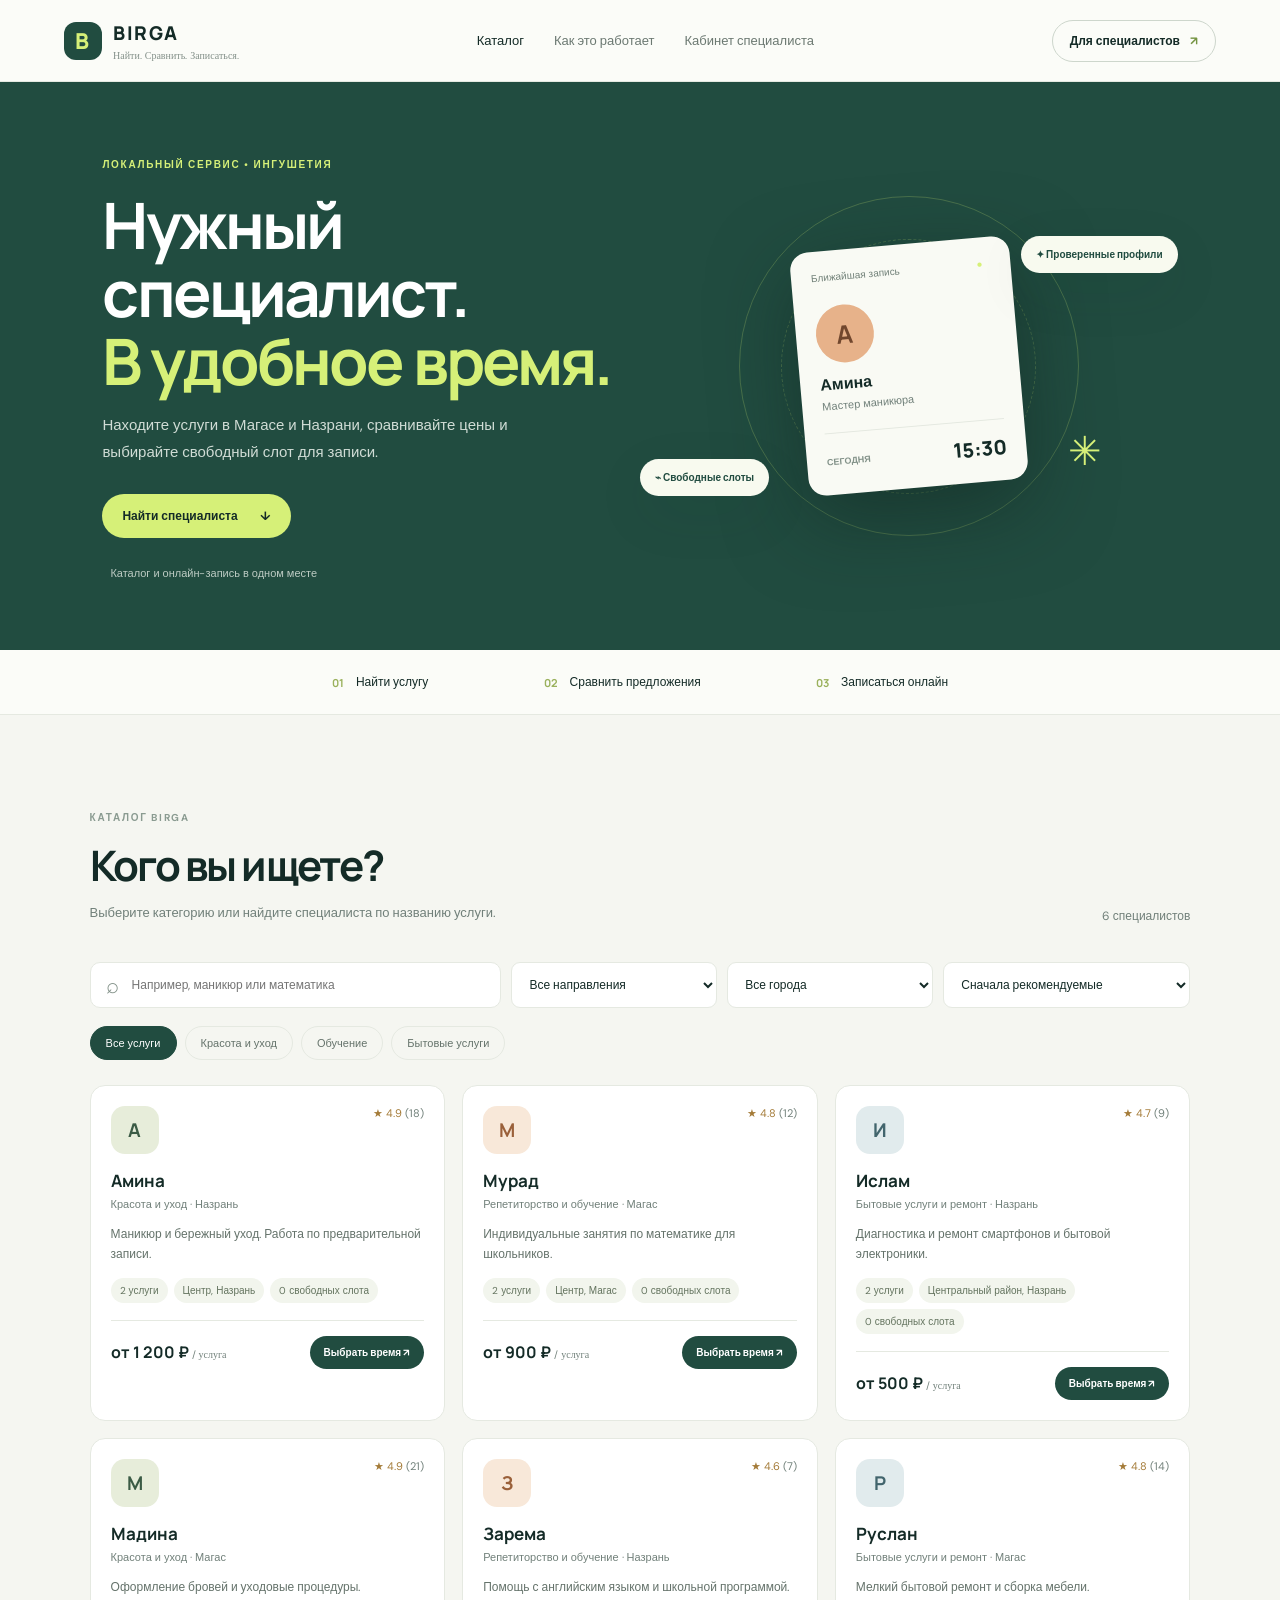
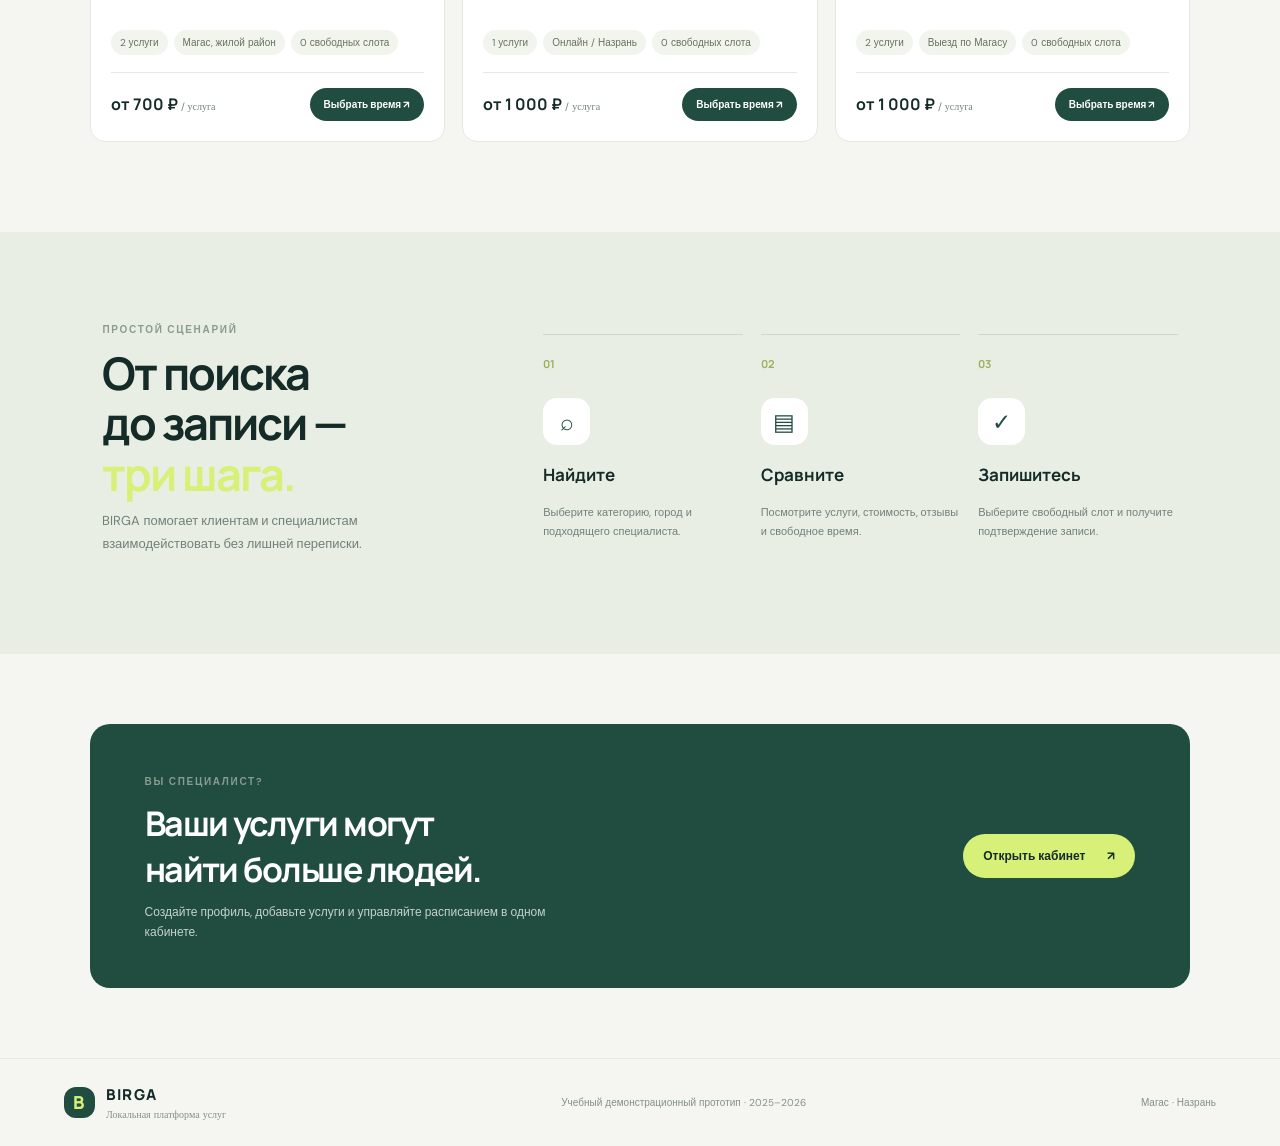
<file: index.html>
<!doctype html>
<html lang="ru">
<head>
  <meta charset="utf-8"><meta name="viewport" content="width=device-width, initial-scale=1">
  <meta name="theme-color" content="#102b27"><title>BIRGA — найти специалиста</title>
  <link rel="stylesheet" href="style.css">
</head>
<body data-page="client">
<header class="topbar">
  <a class="brand" href="index.html"><span class="brand-mark">B</span><span>BIRGA<small>Найти. Сравнить. Записаться.</small></span></a>
  <nav><a class="active" href="index.html">Каталог</a><a href="#how">Как это работает</a><a href="specialist.html">Кабинет специалиста</a></nav>
  <a class="nav-cta" href="specialist.html">Для специалистов <span>↗</span></a>
</header>
<main>
  <section class="hero">
    <div class="hero-copy">
      <span class="eyebrow">ЛОКАЛЬНЫЙ СЕРВИС • ИНГУШЕТИЯ</span>
      <h1>Нужный специалист.<br><em>В удобное время.</em></h1>
      <p>Находите услуги в Магасе и Назрани, сравнивайте цены и выбирайте свободный слот для записи.</p>
      <a class="button button-light" href="#catalog">Найти специалиста <span>↓</span></a>
      <div class="hero-note"><span class="pulse"></span> Каталог и онлайн-запись в одном месте</div>
    </div>
    <div class="hero-art" aria-label="Иллюстрация сервиса BIRGA">
      <div class="art-orbit orbit-one"></div><div class="art-orbit orbit-two"></div>
      <div class="art-card art-card-main"><div class="art-card-top"><span>Ближайшая запись</span><span class="live-dot">●</span></div><div class="art-avatar">А</div><strong>Амина</strong><small>Мастер маникюра</small><div class="art-date"><b>СЕГОДНЯ</b><span>15:30</span></div></div>
      <div class="art-chip chip-one">✦ Проверенные профили</div><div class="art-chip chip-two">⌁ Свободные слоты</div>
      <div class="art-spark">✳</div>
    </div>
  </section>
  <section class="trust-row"><div><b>01</b><span>Найти услугу</span></div><div><b>02</b><span>Сравнить предложения</span></div><div><b>03</b><span>Записаться онлайн</span></div></section>
  <section class="section" id="catalog">
    <div class="section-heading"><div><span class="eyebrow">КАТАЛОГ BIRGA</span><h2>Кого вы ищете?</h2><p>Выберите категорию или найдите специалиста по названию услуги.</p></div><div class="result-count" id="resultCount">Загрузка…</div></div>
    <div class="filters">
      <label class="search-field"><span>⌕</span><input id="searchInput" placeholder="Например, маникюр или математика"></label>
      <select id="categoryFilter" aria-label="Категория"><option value="">Все направления</option><option>Красота и уход</option><option>Репетиторство и обучение</option><option>Бытовые услуги и ремонт</option></select>
      <select id="cityFilter" aria-label="Город"><option value="">Все города</option><option>Назрань</option><option>Магас</option></select>
      <select id="sortFilter" aria-label="Сортировка"><option value="recommended">Сначала рекомендуемые</option><option value="price">Сначала дешевле</option><option value="rating">По рейтингу</option></select>
    </div>
    <div class="category-pills" id="categoryPills">
      <button class="pill active" data-category="">Все услуги</button><button class="pill" data-category="Красота и уход">Красота и уход</button><button class="pill" data-category="Репетиторство и обучение">Обучение</button><button class="pill" data-category="Бытовые услуги и ремонт">Бытовые услуги</button>
    </div>
    <div class="provider-grid" id="providerGrid"></div>
    <div class="empty-state hidden" id="emptyState"><div>⌕</div><h3>Ничего не найдено</h3><p>Попробуйте изменить запрос или фильтры.</p><button class="button button-dark" id="resetFilters">Сбросить фильтры</button></div>
  </section>
  <section class="how-section" id="how"><div class="how-intro"><span class="eyebrow">ПРОСТОЙ СЦЕНАРИЙ</span><h2>От поиска<br>до записи —<br><em>три шага.</em></h2><p>BIRGA помогает клиентам и специалистам взаимодействовать без лишней переписки.</p></div><div class="how-steps"><article><b>01</b><div class="step-icon">⌕</div><h3>Найдите</h3><p>Выберите категорию, город и подходящего специалиста.</p></article><article><b>02</b><div class="step-icon">▤</div><h3>Сравните</h3><p>Посмотрите услуги, стоимость, отзывы и свободное время.</p></article><article><b>03</b><div class="step-icon">✓</div><h3>Запишитесь</h3><p>Выберите свободный слот и получите подтверждение записи.</p></article></div></section>
  <section class="join-banner"><div><span class="eyebrow">ВЫ СПЕЦИАЛИСТ?</span><h2>Ваши услуги могут<br>найти больше людей.</h2><p>Создайте профиль, добавьте услуги и управляйте расписанием в одном кабинете.</p></div><a class="button button-light" href="specialist.html">Открыть кабинет <span>↗</span></a></section>
</main>
<footer><a class="brand footer-brand" href="index.html"><span class="brand-mark">B</span><span>BIRGA<small>Локальная платформа услуг</small></span></a><span>Учебный демонстрационный прототип · 2025–2026</span><span>Магас · Назрань</span></footer>
<div class="modal-backdrop hidden" id="bookingModal"><section class="modal"><button class="modal-close" id="closeBooking" aria-label="Закрыть">×</button><span class="eyebrow">ОНЛАЙН-ЗАПИСЬ</span><h2>Записаться к специалисту</h2><div id="bookingProvider" class="booking-provider"></div><form id="bookingForm"><label>Ваше имя<input name="client" required maxlength="50" placeholder="Как к вам обращаться"></label><label>Телефон для связи<input name="phone" required type="tel" maxlength="25" placeholder="+7 ___ ___-__-__"></label><label>Услуга<select name="service" id="bookingService" required></select></label><label>Свободное время<select name="slot" id="bookingSlot" required></select></label><label class="check-line"><input type="checkbox" name="agree" required> Я согласен(на) с правилами записи и отмены.</label><button class="button button-dark full" type="submit">Подтвердить запись</button><p class="form-hint">Оплата производится исполнителю на месте. Онлайн-оплата в прототипе не используется.</p></form></section></div>
<div class="toast" id="toast" role="status"></div>
<script src="app.js"></script>
</body></html>
</file>
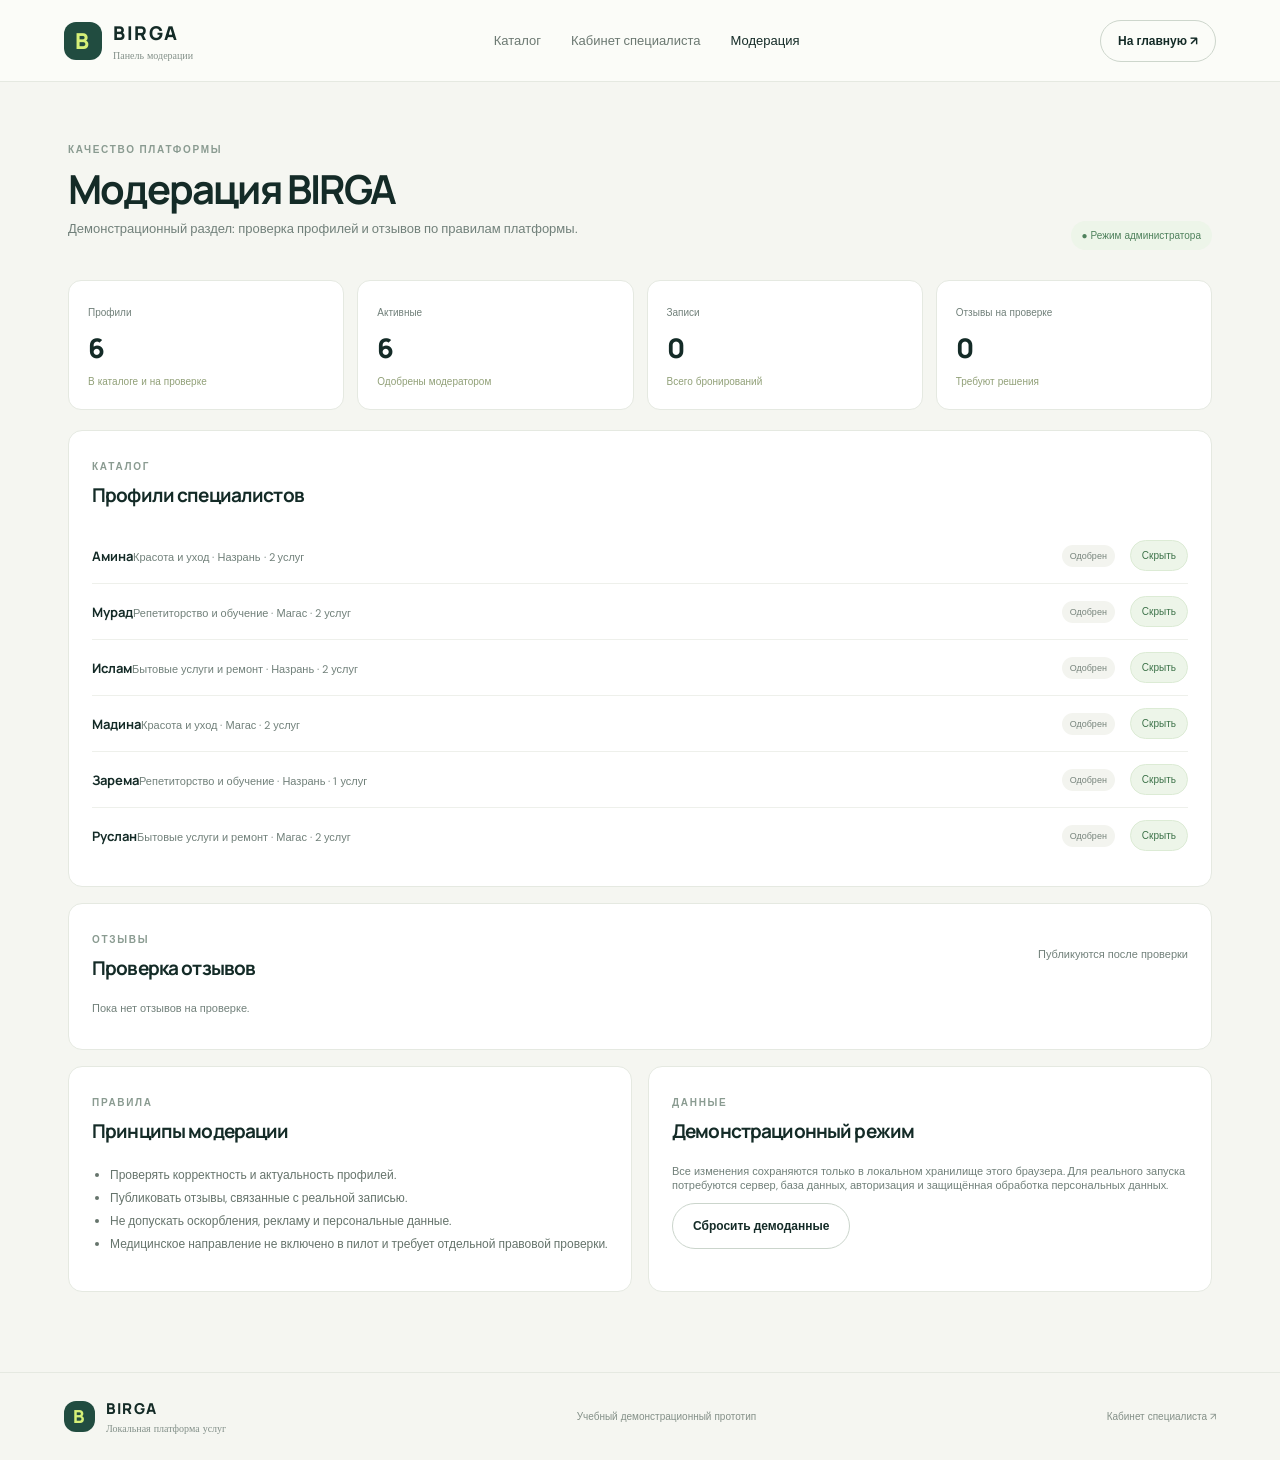
<file: admin.html>
<!doctype html>
<html lang="ru"><head><meta charset="utf-8"><meta name="viewport" content="width=device-width, initial-scale=1"><title>BIRGA — модерация</title><link rel="stylesheet" href="style.css"></head>
<body data-page="admin"><header class="topbar"><a class="brand" href="index.html"><span class="brand-mark">B</span><span>BIRGA<small>Панель модерации</small></span></a><nav><a href="index.html">Каталог</a><a href="specialist.html">Кабинет специалиста</a><a class="active" href="admin.html">Модерация</a></nav><a class="nav-cta" href="index.html">На главную ↗</a></header>
<main class="dashboard-wrap"><div class="dashboard-title"><div><span class="eyebrow">КАЧЕСТВО ПЛАТФОРМЫ</span><h1>Модерация BIRGA</h1><p>Демонстрационный раздел: проверка профилей и отзывов по правилам платформы.</p></div><span class="status-tag">● Режим администратора</span></div>
<div class="stats-grid" id="adminStats"></div><div class="dashboard-grid">
<section class="panel panel-wide"><div class="panel-head"><div><span class="eyebrow">КАТАЛОГ</span><h2>Профили специалистов</h2></div></div><div id="adminProviders" class="moderation-list"></div></section>
<section class="panel panel-wide"><div class="panel-head"><div><span class="eyebrow">ОТЗЫВЫ</span><h2>Проверка отзывов</h2></div><span class="muted">Публикуются после проверки</span></div><div id="adminReviews" class="moderation-list"></div></section>
<section class="panel"><div class="panel-head"><div><span class="eyebrow">ПРАВИЛА</span><h2>Принципы модерации</h2></div></div><ul class="rule-list"><li>Проверять корректность и актуальность профилей.</li><li>Публиковать отзывы, связанные с реальной записью.</li><li>Не допускать оскорбления, рекламу и персональные данные.</li><li>Медицинское направление не включено в пилот и требует отдельной правовой проверки.</li></ul></section>
<section class="panel"><div class="panel-head"><div><span class="eyebrow">ДАННЫЕ</span><h2>Демонстрационный режим</h2></div></div><p class="muted">Все изменения сохраняются только в локальном хранилище этого браузера. Для реального запуска потребуются сервер, база данных, авторизация и защищённая обработка персональных данных.</p><button class="button button-outline" id="resetDemo">Сбросить демоданные</button></section>
</div></main><footer><a class="brand footer-brand" href="index.html"><span class="brand-mark">B</span><span>BIRGA<small>Локальная платформа услуг</small></span></a><span>Учебный демонстрационный прототип</span><a href="specialist.html">Кабинет специалиста ↗</a></footer><div class="toast" id="toast" role="status"></div><script src="app.js"></script><script src="specialist.js"></script></body></html>
</file>
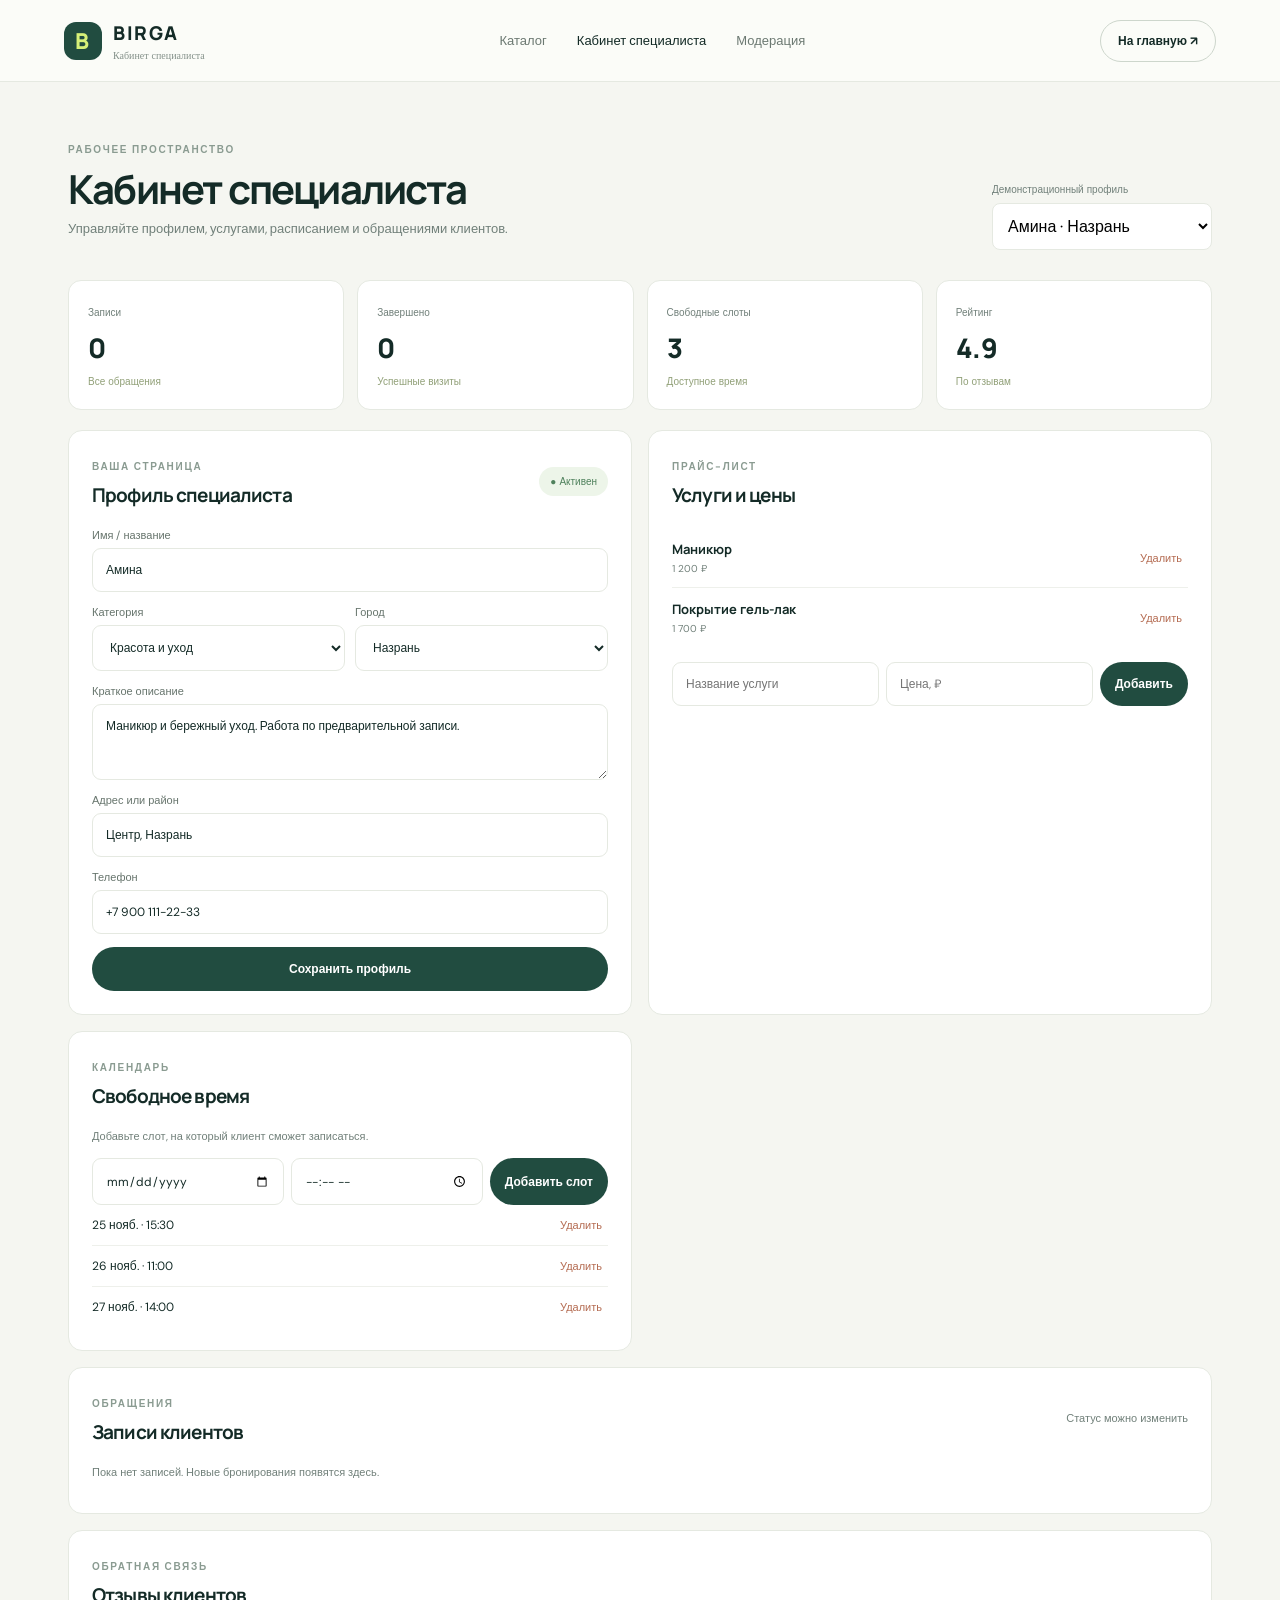
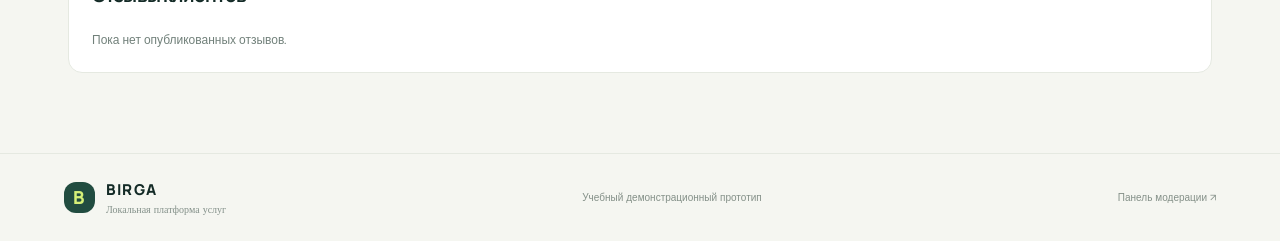
<file: specialist.html>
<!doctype html>
<html lang="ru"><head><meta charset="utf-8"><meta name="viewport" content="width=device-width, initial-scale=1"><title>BIRGA — кабинет специалиста</title><link rel="stylesheet" href="style.css"></head>
<body data-page="specialist">
<header class="topbar"><a class="brand" href="index.html"><span class="brand-mark">B</span><span>BIRGA<small>Кабинет специалиста</small></span></a><nav><a href="index.html">Каталог</a><a class="active" href="specialist.html">Кабинет специалиста</a><a href="admin.html">Модерация</a></nav><a class="nav-cta" href="index.html">На главную ↗</a></header>
<main class="dashboard-wrap">
  <div class="dashboard-title"><div><span class="eyebrow">РАБОЧЕЕ ПРОСТРАНСТВО</span><h1>Кабинет специалиста</h1><p>Управляйте профилем, услугами, расписанием и обращениями клиентов.</p></div><div class="profile-switch"><label for="specialistSelect">Демонстрационный профиль</label><select id="specialistSelect"></select></div></div>
  <div class="stats-grid" id="specialistStats"></div>
  <div class="dashboard-grid">
    <section class="panel"><div class="panel-head"><div><span class="eyebrow">ВАША СТРАНИЦА</span><h2>Профиль специалиста</h2></div><span class="status-tag">● Активен</span></div><form id="profileForm" class="stack-form"><label>Имя / название<input name="name" required maxlength="60"></label><div class="two-fields"><label>Категория<select name="category"><option>Красота и уход</option><option>Репетиторство и обучение</option><option>Бытовые услуги и ремонт</option></select></label><label>Город<select name="city"><option>Назрань</option><option>Магас</option></select></label></div><label>Краткое описание<textarea name="description" rows="3" maxlength="220"></textarea></label><label>Адрес или район<input name="address" maxlength="100"></label><label>Телефон<input name="phone" maxlength="25"></label><button class="button button-dark" type="submit">Сохранить профиль</button></form></section>
    <section class="panel"><div class="panel-head"><div><span class="eyebrow">ПРАЙС-ЛИСТ</span><h2>Услуги и цены</h2></div></div><div id="serviceList" class="service-list"></div><form id="addServiceForm" class="inline-add"><input name="title" required placeholder="Название услуги"><input name="price" required type="number" min="1" placeholder="Цена, ₽"><button class="button button-dark" type="submit">Добавить</button></form></section>
    <section class="panel"><div class="panel-head"><div><span class="eyebrow">КАЛЕНДАРЬ</span><h2>Свободное время</h2></div></div><p class="muted">Добавьте слот, на который клиент сможет записаться.</p><form id="addSlotForm" class="inline-add slot-add"><input name="date" type="date" required><input name="time" type="time" required><button class="button button-dark" type="submit">Добавить слот</button></form><div id="slotList" class="slot-list"></div></section>
    <section class="panel panel-wide"><div class="panel-head"><div><span class="eyebrow">ОБРАЩЕНИЯ</span><h2>Записи клиентов</h2></div><span class="muted">Статус можно изменить</span></div><div id="bookingList" class="table-wrap"></div></section>
    <section class="panel panel-wide"><div class="panel-head"><div><span class="eyebrow">ОБРАТНАЯ СВЯЗЬ</span><h2>Отзывы клиентов</h2></div></div><div id="specialistReviews" class="review-list"></div></section>
  </div>
</main><footer><a class="brand footer-brand" href="index.html"><span class="brand-mark">B</span><span>BIRGA<small>Локальная платформа услуг</small></span></a><span>Учебный демонстрационный прототип</span><a href="admin.html">Панель модерации ↗</a></footer><div class="toast" id="toast" role="status"></div><script src="app.js"></script><script src="specialist.js"></script></body></html>
</file>
<file: style.css>
@import url('https://fonts.googleapis.com/css2?family=DM+Sans:wght@400;500;600;700&family=Manrope:wght@400;500;600;700;800&display=swap');
:root{--ink:#142b27;--muted:#71807a;--paper:#f5f6f1;--white:#fff;--green:#214c40;--lime:#d6f078;--line:#e5e9e1;--orange:#e9a36c;--shadow:0 18px 55px rgba(23,52,43,.09)}
*{box-sizing:border-box}html{scroll-behavior:smooth}body{margin:0;background:var(--paper);color:var(--ink);font-family:'DM Sans',sans-serif}a{color:inherit;text-decoration:none}button,input,select,textarea{font:inherit}button{cursor:pointer}.topbar{height:82px;padding:0 max(5vw,24px);display:flex;align-items:center;justify-content:space-between;background:#fbfcf8;border-bottom:1px solid var(--line);gap:24px}.brand{display:flex;align-items:center;gap:11px;font:800 19px Manrope;letter-spacing:.08em}.brand small{display:block;font:400 10px 'DM Sans';letter-spacing:0;color:#839089;margin-top:3px}.brand-mark{display:grid;place-items:center;width:38px;height:38px;background:var(--green);color:var(--lime);border-radius:12px;font:800 22px Manrope}.topbar nav{display:flex;gap:30px;color:#6c7972;font-size:13px}.topbar nav a.active,.topbar nav a:hover{color:var(--ink)}.nav-cta{font-size:12px;font-weight:700;border:1px solid #cdd6cc;border-radius:30px;padding:12px 17px}.nav-cta span{color:#759443;margin-left:7px}.hero{min-height:520px;background:var(--green);color:white;padding:70px max(8vw,28px);display:grid;grid-template-columns:1fr 1fr;align-items:center;overflow:hidden}.hero-copy{max-width:550px}.eyebrow{font-size:10px;font-weight:700;letter-spacing:.17em;color:#8a9b91}.hero .eyebrow{color:var(--lime)}h1,h2,h3,p{margin-top:0}h1,h2{font-family:Manrope;letter-spacing:-.045em}h1{font-size:clamp(42px,5vw,68px);line-height:1.06;margin:18px 0}.hero h1 em,.how-intro h2 em{font-style:normal;color:var(--lime)}.hero-copy>p{max-width:450px;color:#d0dcd5;font-size:15px;line-height:1.8;margin-bottom:28px}.button{border:0;border-radius:30px;padding:14px 20px;display:inline-flex;align-items:center;justify-content:center;gap:22px;font-size:12px;font-weight:700;transition:.2s}.button:hover{transform:translateY(-2px)}.button-light{background:var(--lime);color:var(--ink)}.button-dark{background:var(--green);color:white}.button-outline{background:transparent;border:1px solid #cbd5cc;color:var(--ink)}.full{width:100%}.hero-note{margin-top:28px;font-size:11px;color:#bdcbc3}.pulse,.live-dot{color:var(--lime);margin-right:8px}.hero-art{height:370px;position:relative;display:grid;place-items:center}.art-orbit{position:absolute;border:1px solid rgba(215,240,120,.22);border-radius:50%;width:340px;height:340px}.orbit-two{width:255px;height:255px;border-style:dashed}.art-card-main{position:relative;background:#f9faf4;color:var(--ink);width:220px;padding:20px;border-radius:18px;box-shadow:0 25px 80px #10231e80;transform:rotate(-5deg)}.art-card-top{display:flex;justify-content:space-between;font-size:10px;color:#718078}.art-avatar{width:58px;height:58px;background:#e7b28a;border-radius:50%;display:grid;place-items:center;margin:22px 0 10px;font:700 25px Manrope;color:#71472e}.art-card-main strong,.art-card-main small{display:block}.art-card-main small{font-size:11px;color:var(--muted);margin-top:4px}.art-date{margin-top:20px;padding-top:14px;border-top:1px solid var(--line);display:flex;justify-content:space-between;align-items:center}.art-date b{font-size:9px;color:#829188}.art-date span{font:800 20px Manrope}.art-chip{position:absolute;background:#f8faef;color:var(--green);padding:12px 15px;border-radius:30px;font-size:10px;font-weight:700;box-shadow:var(--shadow)}.chip-one{top:55px;right:0}.chip-two{bottom:55px;left:0}.art-spark{position:absolute;right:14%;bottom:20%;font-size:40px;color:var(--lime)}.trust-row{display:flex;justify-content:center;gap:clamp(35px,9vw,140px);padding:24px;border-bottom:1px solid var(--line);background:#fbfcf8}.trust-row div{display:flex;gap:12px;align-items:center;font-size:12px}.trust-row b{font:700 11px Manrope;color:#9ab15c}.section{padding:90px max(7vw,24px)}.section-heading{display:flex;align-items:end;justify-content:space-between;margin-bottom:28px}.section h2,.how-intro h2{font-size:42px;margin:10px 0}.section-heading p,.dashboard-title p{color:var(--muted);font-size:13px}.result-count{font-size:12px;color:var(--muted);padding-bottom:10px}.filters{display:grid;grid-template-columns:2fr 1fr 1fr 1.2fr;gap:10px}.search-field{display:flex;align-items:center;background:white;border:1px solid var(--line);border-radius:10px;padding:0 15px}.search-field span{font-size:22px;color:#809087}.search-field input{border:0!important;flex:1}.filters select,.filters input,.stack-form input,.stack-form select,.stack-form textarea,.inline-add input,.modal input,.modal select{width:100%;border:1px solid var(--line);background:white;border-radius:9px;padding:13px;color:var(--ink);outline:none;font-size:12px}.filters select:focus,input:focus,textarea:focus,select:focus{border-color:#8da66c!important}.category-pills{display:flex;gap:8px;flex-wrap:wrap;margin:18px 0 25px}.pill{border:1px solid var(--line);background:transparent;border-radius:30px;padding:9px 15px;color:#65736b;font-size:11px}.pill.active,.pill:hover{background:var(--green);border-color:var(--green);color:white}.provider-grid{display:grid;grid-template-columns:repeat(3,1fr);gap:17px}.provider-card{background:white;border:1px solid var(--line);border-radius:15px;padding:20px;transition:.2s}.provider-card:hover{transform:translateY(-4px);box-shadow:var(--shadow)}.provider-top{display:flex;justify-content:space-between;align-items:start}.provider-avatar{width:48px;height:48px;border-radius:14px;display:grid;place-items:center;background:#e7edda;color:#3b5b45;font:700 19px Manrope}.provider-avatar.orange{background:#f8e8d9;color:#9a603a}.provider-avatar.blue{background:#e1ebed;color:#42656d}.rating{font-size:11px;color:#a47b38}.provider-card h3{font:700 17px Manrope;margin:15px 0 5px}.provider-meta{font-size:11px;color:var(--muted)}.provider-desc{font-size:12px;color:#65736b;line-height:1.6;min-height:38px;margin:14px 0}.provider-tags{display:flex;gap:6px;flex-wrap:wrap}.tag{background:#f2f5ed;border-radius:20px;padding:6px 9px;font-size:10px;color:#64745f}.provider-bottom{display:flex;align-items:center;justify-content:space-between;border-top:1px solid var(--line);padding-top:15px;margin-top:17px}.price{font:700 16px Manrope}.price small{font:400 10px 'DM Sans';color:var(--muted)}.book-button{background:var(--green);color:white;border:0;border-radius:25px;padding:10px 14px;font-size:10px;font-weight:700}.empty-state{text-align:center;padding:55px 10px}.empty-state>div{font-size:45px;color:#9aad75}.empty-state h3{font:700 22px Manrope;margin:8px}.empty-state p{color:var(--muted);font-size:13px}.hidden{display:none!important}.how-section{background:#e9eee5;padding:85px max(8vw,25px);display:grid;grid-template-columns:.8fr 1.5fr;gap:8vw}.how-intro h2{font-size:45px;line-height:1.12}.how-intro p{font-size:13px;line-height:1.8;color:var(--muted);max-width:290px}.how-steps{display:grid;grid-template-columns:repeat(3,1fr);gap:18px;align-items:center}.how-steps article{border-top:1px solid #cdd8ca;padding-top:17px}.how-steps article>b{font:700 11px Manrope;color:#9ab15c}.step-icon{width:47px;height:47px;border-radius:14px;background:white;display:grid;place-items:center;font-size:23px;margin:25px 0 18px;color:var(--green)}.how-steps h3{font:700 17px Manrope}.how-steps p{font-size:11px;line-height:1.7;color:var(--muted)}.join-banner{margin:70px max(7vw,24px);background:#214c40;color:white;border-radius:20px;padding:45px 55px;display:flex;align-items:center;justify-content:space-between}.join-banner h2{font-size:34px;margin:10px 0}.join-banner p{color:#c4d2c9;font-size:12px;max-width:420px;line-height:1.7;margin-bottom:0}footer{border-top:1px solid var(--line);padding:25px max(5vw,24px);display:flex;align-items:center;justify-content:space-between;color:#849088;font-size:10px}.footer-brand{color:var(--ink);font-size:15px}.footer-brand .brand-mark{width:31px;height:31px;font-size:18px}.dashboard-wrap{max-width:1200px;margin:auto;padding:55px 28px 80px}.dashboard-title{display:flex;justify-content:space-between;align-items:end;margin-bottom:30px}.dashboard-title h1{font-size:40px;margin:10px 0}.profile-switch{min-width:220px}.profile-switch label{display:block;font-size:10px;color:var(--muted);margin-bottom:7px}.profile-switch select{width:100%;padding:11px;border:1px solid var(--line);border-radius:8px;background:white}.stats-grid{display:grid;grid-template-columns:repeat(4,1fr);gap:13px;margin-bottom:20px}.stat-card{background:white;border:1px solid var(--line);padding:19px;border-radius:13px}.stat-card span{font-size:10px;color:var(--muted)}.stat-card strong{display:block;font:800 27px Manrope;margin:8px 0 3px}.stat-card small{font-size:10px;color:#91a078}.dashboard-grid{display:grid;grid-template-columns:1fr 1fr;gap:16px}.panel{background:white;border:1px solid var(--line);border-radius:14px;padding:23px;min-width:0}.panel-wide{grid-column:1/-1}.panel-head{display:flex;justify-content:space-between;align-items:center;margin-bottom:20px}.panel h2{font-size:19px;margin:7px 0 0}.status-tag{font-size:10px;color:#4f815c;background:#edf5e9;padding:8px 11px;border-radius:20px}.stack-form{display:grid;gap:13px}.stack-form label,.modal form>label{font-size:11px;color:#67756d;display:grid;gap:6px}.stack-form input,.stack-form select,.stack-form textarea{font-size:12px}.two-fields{display:grid;grid-template-columns:1fr 1fr;gap:10px}.service-row,.slot-row,.review-row,.moderation-row{display:flex;align-items:center;justify-content:space-between;gap:15px;padding:12px 0;border-bottom:1px solid #eef0eb;font-size:12px}.service-row:last-child,.slot-row:last-child,.review-row:last-child,.moderation-row:last-child{border-bottom:0}.service-row small,.slot-row small,.review-row small{display:block;color:var(--muted);font-size:10px;margin-top:4px}.service-row strong{font:700 13px Manrope}.text-button{border:0;background:transparent;color:#b46b51;font-size:11px}.inline-add{display:flex;gap:7px;margin-top:15px}.inline-add input{min-width:0}.inline-add .button{white-space:nowrap;padding:12px 15px}.slot-add input{min-width:0}.muted{font-size:11px;color:var(--muted)}.table-wrap{overflow-x:auto}table{width:100%;border-collapse:collapse;font-size:11px;min-width:650px}th,td{text-align:left;padding:12px 10px;border-bottom:1px solid #edf0eb}th{font-size:9px;letter-spacing:.08em;color:#8b978f;font-weight:700}td select{padding:7px;border:1px solid var(--line);border-radius:7px;background:white;font-size:10px}.review-list:empty:after{content:'Пока нет опубликованных отзывов.';font-size:12px;color:var(--muted)}.review-stars{color:#c39242}.modal-backdrop{position:fixed;inset:0;background:#10231e99;display:grid;place-items:center;padding:20px;z-index:10}.modal{width:min(490px,100%);max-height:90vh;overflow:auto;background:#fbfcf8;border-radius:18px;padding:30px;position:relative;box-shadow:var(--shadow)}.modal h2{font-size:27px;margin:9px 0 20px}.modal-close{position:absolute;right:18px;top:13px;border:0;background:transparent;font-size:28px;color:#7c8981}.booking-provider{font-size:12px;color:var(--muted);padding:12px;background:#eef2e9;border-radius:9px;margin-bottom:17px}.modal form{display:grid;gap:12px}.check-line{display:flex!important;align-items:center;gap:8px!important;font-size:10px!important}.check-line input{width:auto}.form-hint{font-size:10px;line-height:1.5;color:var(--muted);margin:0}.toast{position:fixed;bottom:22px;left:50%;transform:translate(-50%,20px);opacity:0;pointer-events:none;background:#183b31;color:white;padding:13px 20px;border-radius:30px;font-size:12px;z-index:20;transition:.25s;box-shadow:var(--shadow)}.toast.show{opacity:1;transform:translate(-50%,0)}.rule-list{padding-left:18px;color:#66746c;font-size:12px;line-height:1.9}.moderation-list{display:grid}.moderation-row .row-main{flex:1}.moderation-row strong{font:700 13px Manrope}.moderation-actions{display:flex;gap:7px}.moderation-actions button{font-size:10px;padding:8px 11px;border-radius:20px;border:1px solid var(--line);background:white}.moderation-actions .approve{background:#edf5e9;color:#3f744b;border-color:#dcebd5}.moderation-actions .reject{color:#a55f4c}.review-status{font-size:9px;padding:5px 8px;border-radius:15px;background:#f3f4ef;color:#77847c}
@media(max-width:850px){.topbar{padding:0 20px}.topbar nav{gap:13px}.hero{padding:55px 30px;grid-template-columns:1fr 1fr}.hero-art{transform:scale(.85)}.provider-grid{grid-template-columns:repeat(2,1fr)}.filters{grid-template-columns:1fr 1fr}.how-section{grid-template-columns:1fr;gap:35px}.how-steps{gap:25px}.stats-grid{grid-template-columns:repeat(2,1fr)}}
@media(max-width:600px){.topbar{height:auto;min-height:70px;flex-wrap:wrap;padding:13px 18px}.topbar nav{order:3;width:100%;overflow:auto;padding:5px 0 3px;font-size:11px}.nav-cta{font-size:10px;padding:9px 12px}.hero{grid-template-columns:1fr;padding:55px 25px 15px}.hero-art{height:300px;transform:scale(.82);margin-top:-5px}.hero h1{font-size:43px}.trust-row{justify-content:space-around;gap:8px;padding:18px 10px}.trust-row div{font-size:9px;gap:5px}.section{padding:60px 19px}.section-heading{align-items:start;gap:10px}.section h2{font-size:32px}.result-count{font-size:10px;text-align:right}.filters{grid-template-columns:1fr}.provider-grid{grid-template-columns:1fr}.how-section{padding:60px 25px}.how-steps{grid-template-columns:1fr;gap:15px}.how-steps article{display:grid;grid-template-columns:35px 50px 1fr;align-items:center;gap:8px}.step-icon{margin:0}.how-steps h3{margin:0}.how-steps p{grid-column:3;margin:0}.join-banner{margin:40px 18px;padding:30px 25px;display:block}.join-banner h2{font-size:29px}.join-banner .button{margin-top:22px}.dashboard-wrap{padding:38px 16px 55px}.dashboard-title{display:block}.dashboard-title h1{font-size:33px}.profile-switch{margin-top:20px}.dashboard-grid{grid-template-columns:1fr}.panel-wide{grid-column:auto}.stats-grid{gap:8px}.stat-card{padding:14px}.stat-card strong{font-size:22px}.panel{padding:17px}.two-fields{grid-template-columns:1fr}.inline-add{flex-wrap:wrap}.inline-add input{flex:1 1 40%}.slot-add input{flex:1 1 40%}footer{gap:15px;flex-wrap:wrap}footer>span{font-size:9px}}
</file>
